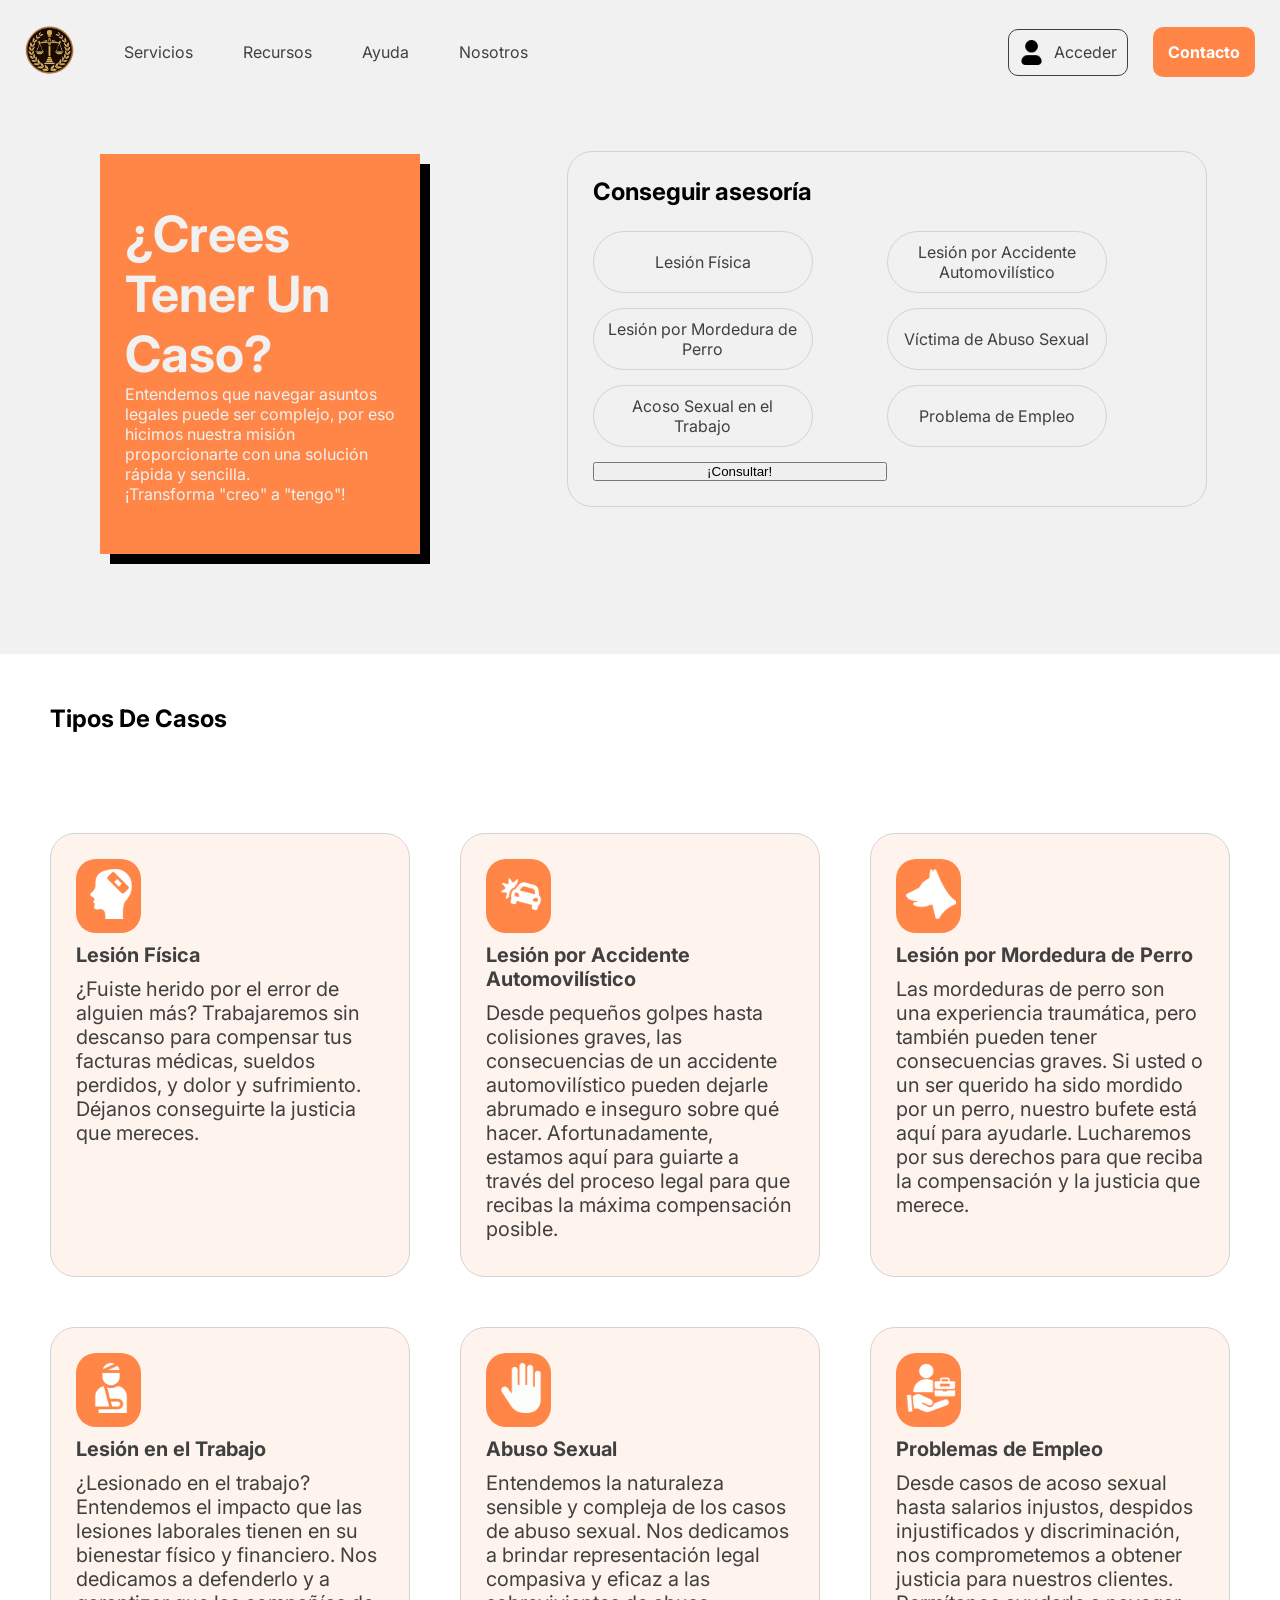
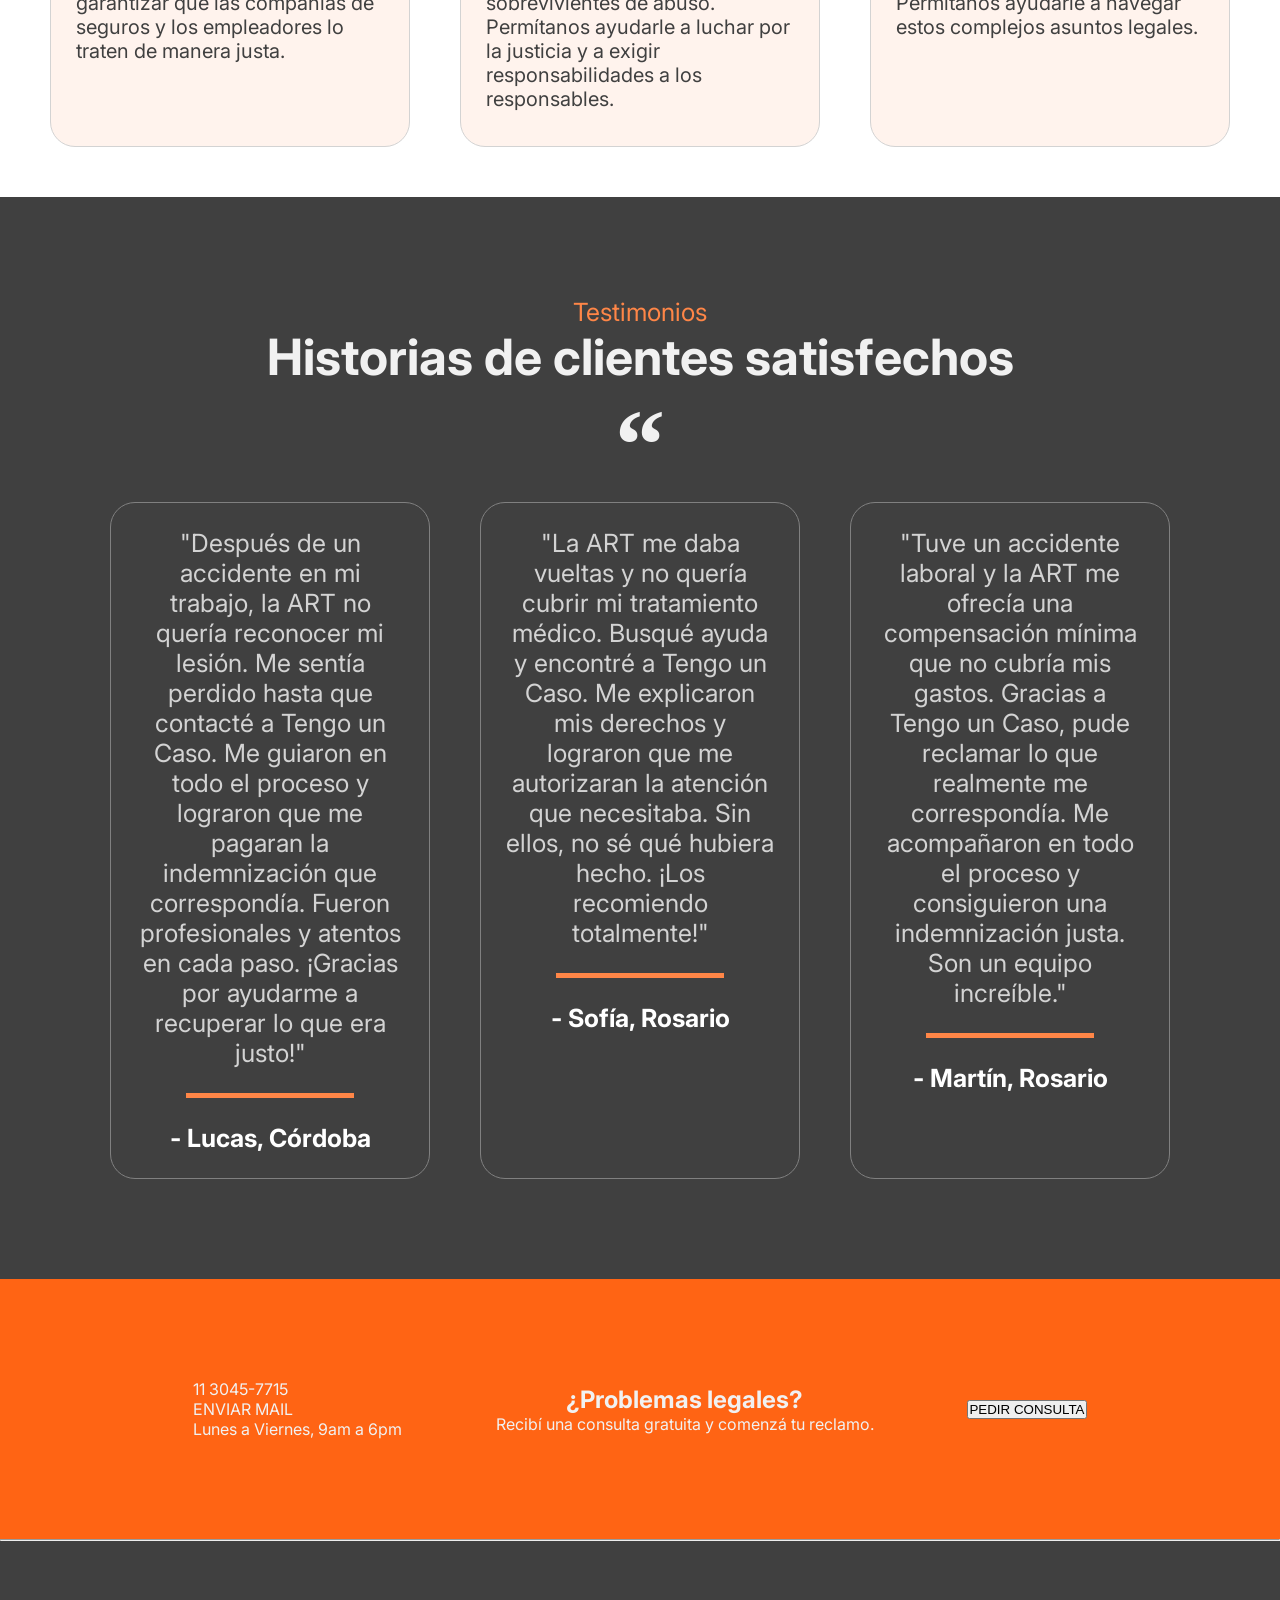
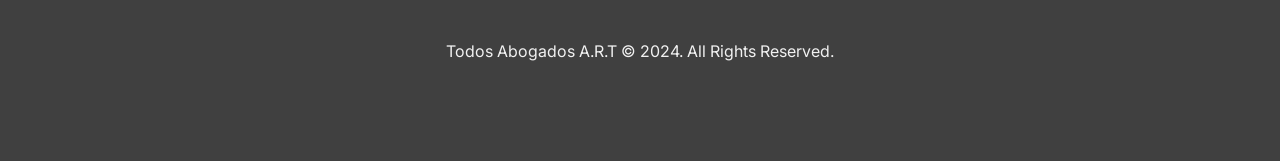
<file: index.html>
<!DOCTYPE html>
<html lang="en">
<head>
    <meta charset="UTF-8">
    <meta name="viewport" content="width=device-width, initial-scale=1.0">
    <link rel="stylesheet" href="view/style/style.css">
    <title>Document</title>
</head>
<body>
    <header>
        <div class="logo">
            <a href="index.html"><img src="view/media/Tuc-Logo.png" alt=""></a>
        </div>
        <div class="nav">
            <nav class="links">
                <a href="">Servicios</a>
                <a href="">Recursos</a>
                <a href="">Ayuda</a>
                <a href="">Nosotros</a>
            </nav>
            <nav class="login-contact">
                <a href="view/pages/login.html" style="border: 1px solid #404040; padding: 10px; border-radius: 10px;"><img src="view/media/contacto.png" alt="">Acceder</a>
                <a href="" style="background: #ff8647; color: white; padding: 15px; border-radius: 10px; font-weight: bold;">Contacto</a>
            </nav>
        </div>
    </header>
    <main>
        <section class="intro">
            <div class="texto-intro">
                <h1>¿Crees Tener Un Caso?</h1>
                <p>Entendemos que navegar asuntos legales puede ser complejo, por eso hicimos nuestra misión proporcionarte con una solución rápida y sencilla.</p>
                <p>¡Transforma "creo" a "tengo"!</p>
            </div>
            <div class="select">
                <h1>Conseguir asesoría</h1>
                <div class="case-type">
                    <a href="">Lesión Física</a>
                    <a href="">Lesión por Accidente Automovilístico</a>
                    <a href="">Lesión por Mordedura de Perro</a>
                    <a href="">Víctima de Abuso Sexual</a>
                    <a href="">Acoso Sexual en el Trabajo</a>
                    <a href="">Problema de Empleo</a>
                    <input type="submit" value="¡Consultar!">
                </div>
            </div>
        </section>
        <section class="info-cases">
            <h1>Tipos De Casos</h1>
            <div class="case-grid">
                <div class="case-template">
                    <div class="image"><img src="view/media/injury (1).png" alt=""></div>
                    <p><b>Lesión Física</b></p>
                    <p>¿Fuiste herido por el error de alguien más? Trabajaremos sin descanso para compensar tus facturas médicas, sueldos perdidos, y dolor y sufrimiento. Déjanos conseguirte la justicia que mereces.</p>
                </div>
                <div class="case-template">
                    <div class="image"><img src="view/media/car-crash.png" alt=""></div>
                    <p><b>Lesión por Accidente Automovilístico</b></p>
                    <p>Desde pequeños golpes hasta colisiones graves, las consecuencias de un accidente automovilístico pueden dejarle abrumado e inseguro sobre qué hacer. Afortunadamente, estamos aquí para guiarte a través del proceso legal para que recibas la máxima compensación posible.</p>
                </div>
                <div class="case-template">
                    <div class="image"><img src="view/media/dog-head.png" alt=""></div>
                    <p><b>Lesión por Mordedura de Perro</b></p>
                    <p>Las mordeduras de perro son una experiencia traumática, pero también pueden tener consecuencias graves. Si usted o un ser querido ha sido mordido por un perro, nuestro bufete está aquí para ayudarle. Lucharemos por sus derechos para que reciba la compensación y la justicia que merece.</p>
                </div>
                <div class="case-template">
                    <div class="image"><img src="view/media/injury.png" alt=""></div>
                    <p><b>Lesión en el Trabajo</b></p>
                    <p>¿Lesionado en el trabajo? Entendemos el impacto que las lesiones laborales tienen en su bienestar físico y financiero. Nos dedicamos a defenderlo y a garantizar que las compañías de seguros y los empleadores lo traten de manera justa.</p>
                </div>
                <div class="case-template">
                    <div class="image"><img src="view/media/palm-of-hand.png" alt=""></div>
                    <p><b>Abuso Sexual</b></p>
                    <p>Entendemos la naturaleza sensible y compleja de los casos de abuso sexual. Nos dedicamos a brindar representación legal compasiva y eficaz a las sobrevivientes de abuso. Permítanos ayudarle a luchar por la justicia y a exigir responsabilidades a los responsables.</p>
                </div>
                <div class="case-template">
                    <div class="image"><img src="view/media/employment.png" alt=""></div>
                    <p><b>Problemas de Empleo</b></p>
                    <p>Desde casos de acoso sexual hasta salarios injustos, despidos injustificados y discriminación, nos comprometemos a obtener justicia para nuestros clientes. Permítanos ayudarle a navegar estos complejos asuntos legales.</p>
                </div>
            </div>
        </section>
        <section class="clients">
            <p>Testimonios</p>
            <h2>Historias de clientes satisfechos</h2>
            <h1>“</h1>
            <div class="story-grid">
                <div class="story">
                    <p>"Después de un accidente en mi trabajo, la ART no quería reconocer mi lesión. Me sentía perdido hasta que contacté a Tengo un Caso. Me guiaron en todo el proceso y lograron que me pagaran la indemnización que correspondía. Fueron profesionales y atentos en cada paso. ¡Gracias por ayudarme a recuperar lo que era justo!"</p>
                    <hr>
                    <p class="location">- Lucas, Córdoba</p>
                </div>
                <div class="story">
                    <p>"La ART me daba vueltas y no quería cubrir mi tratamiento médico. Busqué ayuda y encontré a Tengo un Caso. Me explicaron mis derechos y lograron que me autorizaran la atención que necesitaba. Sin ellos, no sé qué hubiera hecho. ¡Los recomiendo totalmente!"</p>
                    <hr>
                    <p class="location">- Sofía, Rosario</p>
                </div>
                <div class="story">
                    <p>"Tuve un accidente laboral y la ART me ofrecía una compensación mínima que no cubría mis gastos. Gracias a Tengo un Caso, pude reclamar lo que realmente me correspondía. Me acompañaron en todo el proceso y consiguieron una indemnización justa. Son un equipo increíble."</p>
                    <hr>
                    <p class="location">- Martín, Rosario</p>
                </div>
            </div>
        </section>
        <section class="end-contact">
            <div class="end-one">
                <p>11 3045-7715</p>
                <p>ENVIAR MAIL</p>
                <p>Lunes a Viernes, 9am a 6pm</p>
            </div>
            <div class="end-two">
                <h1>¿Problemas legales?</h1>
                <p>Recibí una consulta gratuita y comenzá tu reclamo.</p>
            </div>
            <div class="end-button">
                <button>PEDIR CONSULTA</button>
            </div>
        </section>
    </main>
            <hr>
    <footer>
        <p>Todos Abogados A.R.T © 2024. All Rights Reserved.</p>
    </footer>
</body>
</html>
</file>
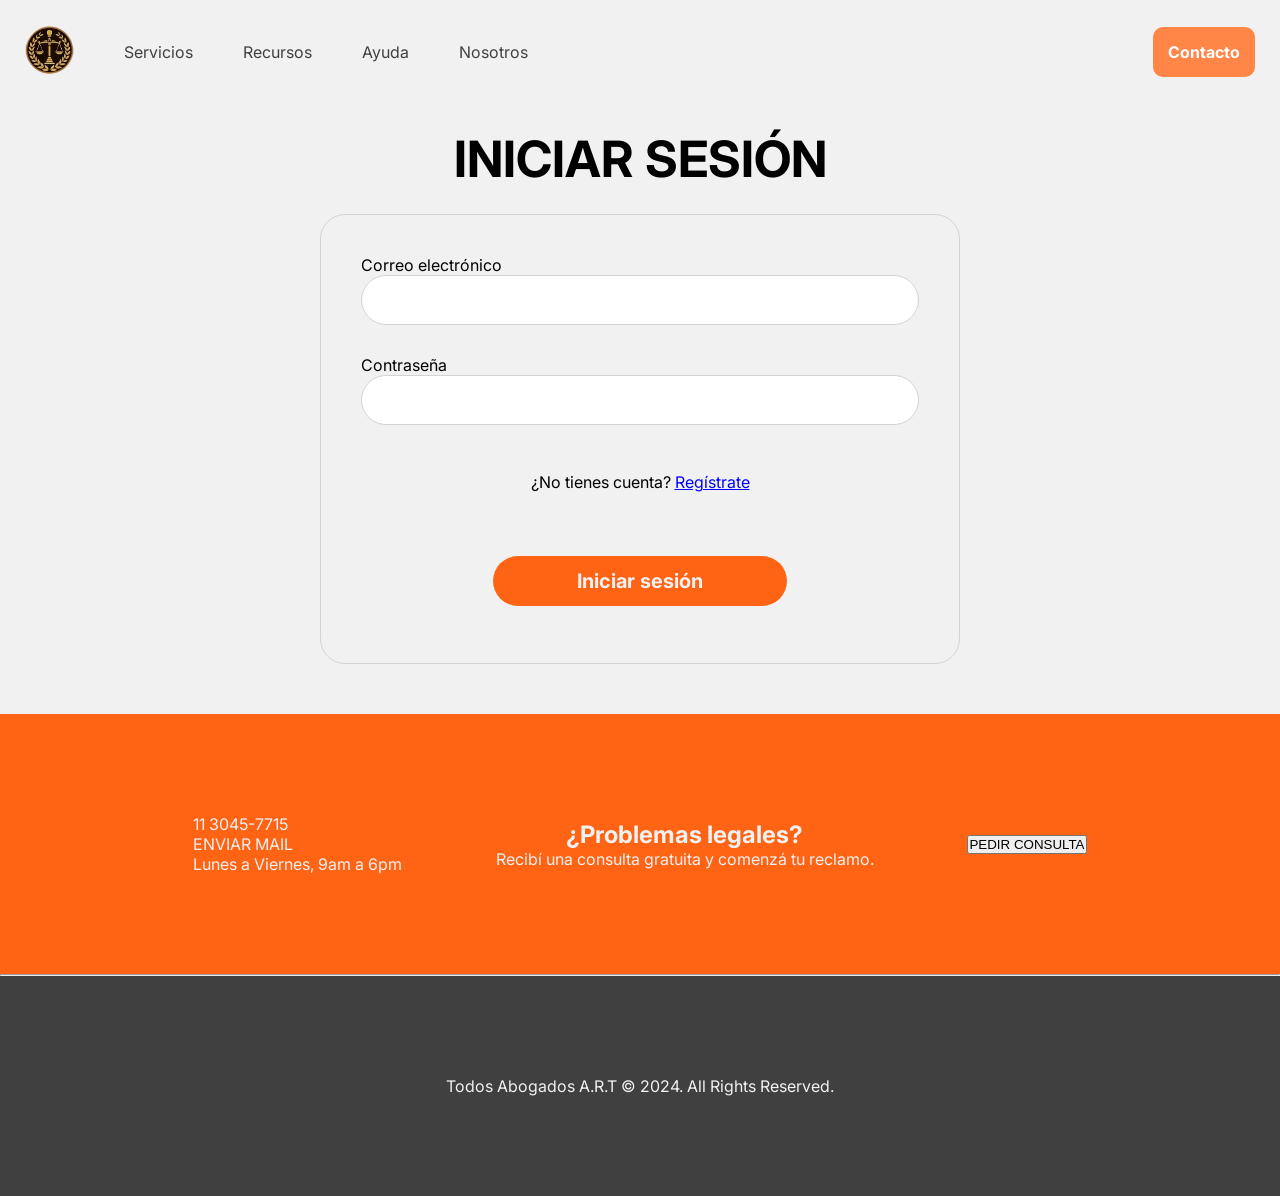
<file: view/pages/login.html>
<!DOCTYPE html>
<html lang="en">
<head>
    <meta charset="UTF-8">
    <meta name="viewport" content="width=device-width, initial-scale=1.0">
    <link rel="stylesheet" href="../style/style.css">
    <title>Document</title>
</head>
<body>
    <header>
        <div class="logo">
            <a href="../../index.html"><img src="../media/Tuc-Logo.png" alt=""></a>
        </div>
        <div class="nav">
            <nav class="links">
                <a href="">Servicios</a>
                <a href="">Recursos</a>
                <a href="">Ayuda</a>
                <a href="">Nosotros</a>
            </nav>
            <nav class="login-contact">
                <a href="" style="background: #ff8647; color: white; padding: 15px; border-radius: 10px; font-weight: bold;">Contacto</a>
            </nav>
        </div>
    </header>
    <main>
        <section class="login">
            <h1>INICIAR SESIÓN</h1>
            <form action="" method="post" class="login-form">
                <div class="email">
                    <label for="">Correo electrónico</label>
                    <input type="email" name="" id="">
                </div>
                <div class="password">
                    <label for="">Contraseña</label>
                    <input type="password" name="" id="">
                </div>
                <p>¿No tienes cuenta? <a href="register.html">Regístrate</a></p>
                <input type="submit" value="Iniciar sesión" class="login-button">
            </form>
        </section>
        <section class="end-contact">
            <div class="end-one">
                <p>11 3045-7715</p>
                <p>ENVIAR MAIL</p>
                <p>Lunes a Viernes, 9am a 6pm</p>
            </div>
            <div class="end-two">
                <h1>¿Problemas legales?</h1>
                <p>Recibí una consulta gratuita y comenzá tu reclamo.</p>
            </div>
            <div class="end-button">
                <button>PEDIR CONSULTA</button>
            </div>
        </section>
    </main>
            <hr>
    <footer>
        <p>Todos Abogados A.R.T © 2024. All Rights Reserved.</p>
    </footer>
</body>
</html>
</file>
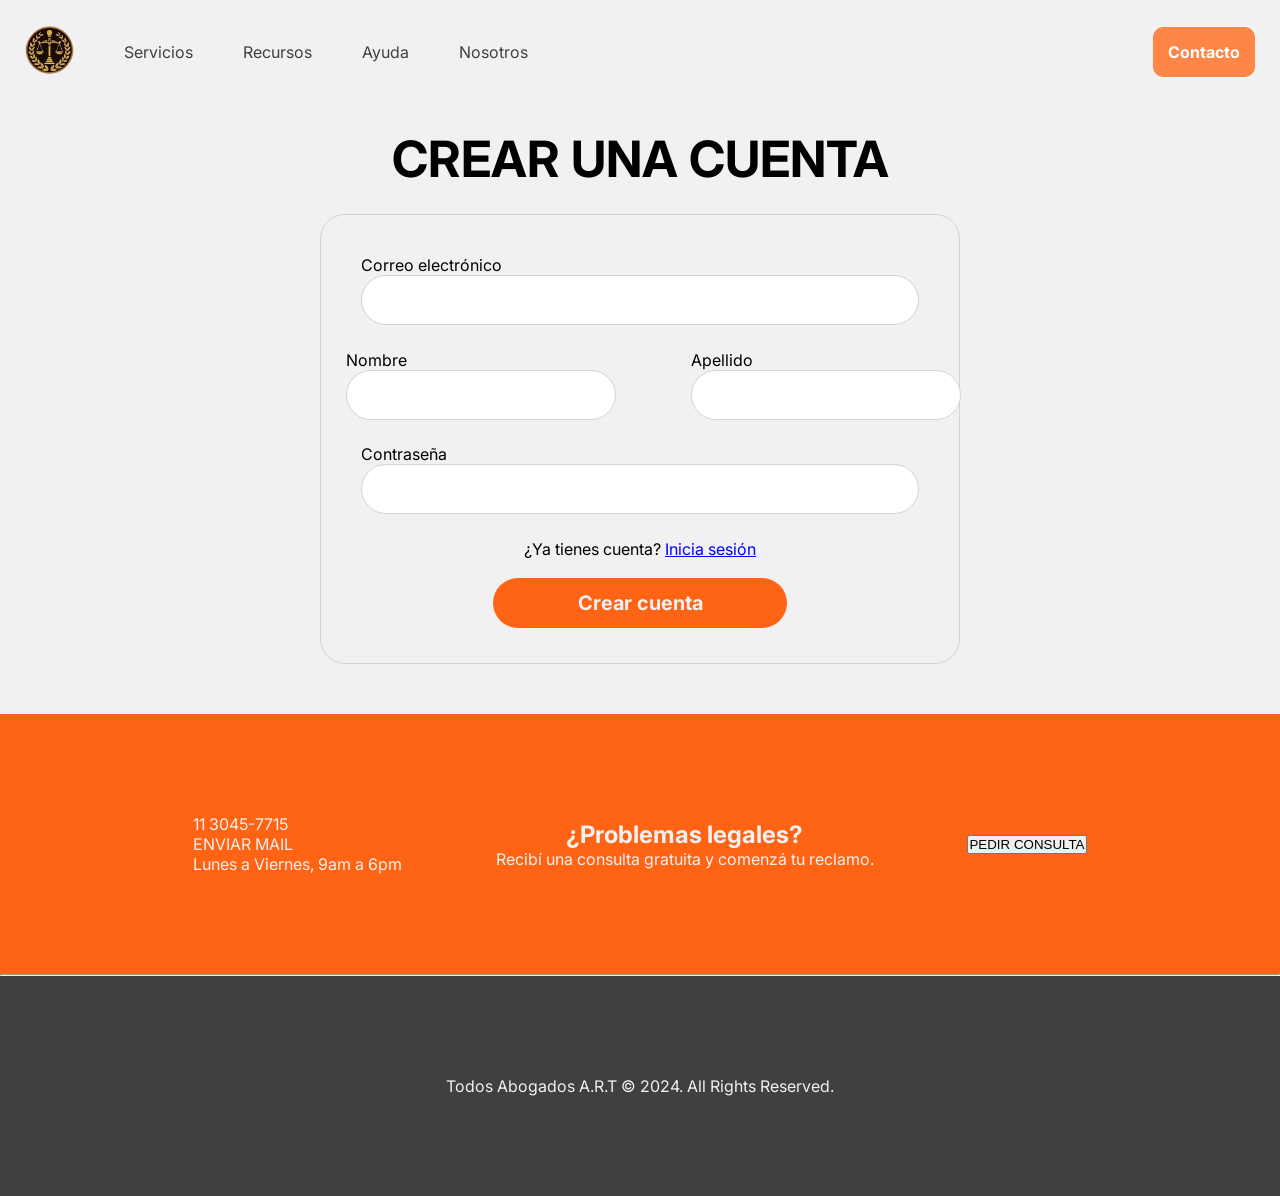
<file: view/pages/register.html>
<!DOCTYPE html>
<html lang="en">
<head>
    <meta charset="UTF-8">
    <meta name="viewport" content="width=device-width, initial-scale=1.0">
    <link rel="stylesheet" href="../style/style.css">
    <title>Document</title>
</head>
<body>
    <header>
        <div class="logo">
            <a href="../../index.html"><img src="../media/Tuc-Logo.png" alt=""></a>
        </div>
        <div class="nav">
            <nav class="links">
                <a href="">Servicios</a>
                <a href="">Recursos</a>
                <a href="">Ayuda</a>
                <a href="">Nosotros</a>
            </nav>
            <nav class="login-contact">
                <a href="" style="background: #ff8647; color: white; padding: 15px; border-radius: 10px; font-weight: bold;">Contacto</a>
            </nav>
        </div>
    </header>
    <main>
        <section class="login">
            <h1>CREAR UNA CUENTA</h1>
            <form action="" method="post" class="login-form">
                <div class="email">
                    <label for="">Correo electrónico</label>
                    <input type="email" name="" id="">
                </div>
                <div class="nom-ape">
                    <div class="nombre">
                        <label for="">Nombre</label>
                        <input type="text" name="" id="">
                    </div>
                    <div class="apellido">
                        <label for="">Apellido</label>
                        <input type="text" name="" id="">
                    </div>
                </div>
                <div class="password">
                    <label for="">Contraseña</label>
                    <input type="password" name="" id="">
                </div>
                <p>¿Ya tienes cuenta? <a href="login.html">Inicia sesión</a></p>
                <input type="submit" value="Crear cuenta" class="login-button">
            </form>
        </section>
        <section class="end-contact">
            <div class="end-one">
                <p>11 3045-7715</p>
                <p>ENVIAR MAIL</p>
                <p>Lunes a Viernes, 9am a 6pm</p>
            </div>
            <div class="end-two">
                <h1>¿Problemas legales?</h1>
                <p>Recibí una consulta gratuita y comenzá tu reclamo.</p>
            </div>
            <div class="end-button">
                <button>PEDIR CONSULTA</button>
            </div>
        </section>
    </main>
            <hr>
    <footer>
        <p>Todos Abogados A.R.T © 2024. All Rights Reserved.</p>
    </footer>
</body>
</html>
</file>
<file: view/style/style.css>
*{
    box-sizing: border-box;
    margin: 0;
    padding: 0;
}

@font-face {
    font-family: 'Inter';
    src: url(../font/Inter-VariableFont_opsz\,wght.ttf);
}

@keyframes loading {
    from{
        opacity: 0;
    }
    to{
        opacity: 1;
    }
}

body{
    background: #f1f1f1;
    animation: .5s linear loading;
}

header{
    padding: 25px;
    display: flex;
    gap: 50px;
}

.logo img{
    height: 50px;
}

.logo{
    transition: transform .2s ease;
}

.logo:hover{
    transform: scale(1.1) !important;
}

.nav{
    width: 100%;
    display: flex;
    justify-content: space-between;
    align-items: center;
}

.links{
    display: flex;
    gap: 50px;
}

.links a{
    text-decoration: none;
    color: #404040;
    font-family: 'Inter';
}

.links a:hover{
    text-decoration: underline;
}

.login-contact a{
    display: flex;
    align-items: center;
    text-decoration: none;
    gap: 10px;
    color: #404040;
    font-family: 'Inter';
    transition: transform .2s ease;
}

.login-contact a:hover{
    transform: scale(1.05);
}

.login-contact{
    display: flex;
    align-items: center;
    gap: 25px;
}

.login-contact a img{
    height: 25px;
}   

.intro{
    display: flex;
}

.texto-intro{
    font-family: 'Inter';
    background: #ff8647;
    width: 25%;
    height: 400px;
    margin: auto;
    padding: 25px;
    margin-left: 100px;
    margin-top: 50px;
    display: flex;
    justify-content: center;
    flex-direction: column;
    box-shadow: 10px 10px black;
}

.texto-intro h1{
    color: #f1f1f1;
    font-size: 50px;
}

.texto-intro p{
    color: #f1f1f1;
}

.select{
    font-family: 'Inter';
    padding: 25px;
    display: flex;
    margin: auto;
    flex-direction: column;
    border: 1px solid lightgray;
    width: 50%;
    border-radius: 25px;
}

.case-type{
    margin-top: 25px;
    display: grid;
    grid-template-columns: repeat(2, 1fr);
    gap: 15px 0;
}

.case-type a{
    display: flex;
    text-align: center;
    align-items: center;
    justify-content: center;
    width: 75%;
    border: 1px solid lightgray;
    padding: 10px;
    text-decoration: none;
    color: #404040;
    border-radius: 100px;
    transition: background .2s ease, color .2s ease;
}

.case-type a:hover{
    background: #ff8647;
    border: 1px solid #f1f1f1;
    color: #f1f1f1;
}

.case-type .submit{
    width: 50%;
    height: 50px;
    border-radius: 25px;
    border: none;
    background: #ff8647;
    color: #f1f1f1;
    font-weight: bold;
    font-family: 'Inter';
    transition: transform .2s ease, background .2s ease;
}

.case-type input:hover{
    background: #ff6414;
    transform: scale(1.05);
    cursor: pointer;
}

.case-template{
    border: 1px solid lightgray;
    padding: 25px;
    border-radius: 25px;
    background: #fff3ed;
    transition: transform .2s ease;
}

.case-template:hover{
    transform: scale(1.025);
}

.case-template p{
    font-size: 20px;
    margin-bottom: 10px;
    font-family: 'Inter';
    color: #404040;
}

.case-template img{
    height: 50px;
    filter: invert();
}

.info-cases{
    margin-top: 100px;
    background: #fff;
    padding-top: 50px;
    padding-bottom: 50px;
}

.case-grid{
    display: grid;
    grid-template-columns: repeat(3, 1fr);
    gap: 50px;
    margin-top: 100px;
    margin-left: 50px;
    margin-right: 50px;
}

.image{
    background: #ff8647;
    width: 21%;
    padding: 10px;
    border-radius: 20px;
    margin-bottom: 10px;
}

.info-cases h1{
    font-family: 'Inter';
    margin-left: 50px;
}

.clients{
    background: #404040;
    text-align: center;
    padding-top: 100px;
    padding-bottom: 100px;
}

.clients p{
    color: #ff8647;
    font-family: 'Inter';
    font-size: 25px;
}

.clients h2{
    color: #f1f1f1;
    font-family: 'Inter';
    font-size: 50px;
}

.clients h1{
    color: #f1f1f1;
    font-size: 100px;
}

.story{
    border: 1px solid gray;
    padding: 25px;
    width: 25%;
    border-radius: 25px;
}

.story-grid{
    display: flex;
    margin: auto;
    justify-content: center;
    gap: 50px;
}

.story p{
    color: lightgray;
}

.story hr{
    background: #ff8647;
    height: 5px;
    border: none;
    margin-left: 50px;
    margin-right: 50px;
    margin-top: 25px;
    margin-bottom: 25px;
}

.location{
    color: white !important;
    font-weight: bold;
}

.end-contact{
    padding: 100px;
    background: #ff6414;
    display: flex;
    justify-content: space-evenly;
}

.end-one{
    color: #f1f1f1;
    display: flex;
    flex-direction: column;
    justify-content: center;
    font-family: 'Inter';
}

.end-two{
    display: flex;
    flex-direction: column;
    text-align: center;
    color: #f1f1f1;
    font-family: 'Inter';
    justify-content: center;
}

.end-button{
    display: flex;
    align-items: center;
}

.end-button a{
    background: #ff8647;
    color: #f1f1f1;
    font-family: 'Inter';
    border: none;
    padding: 25px;
    display: flex;
    cursor: pointer;
}

footer{
    background: #404040;
    padding: 100px;
    text-align: center;
    color: #f1f1f1;
    font-family: 'Inter';
}

footer hr{
    height: 10px;
    background: #4a4a4a;
}

/* Inicio de sesión */

.login{
    font-family: 'Inter';
}

.login h1{
    display: flex;
    justify-content: center;
    font-size: 50px;
    margin-top: 25px;
    margin-bottom: 25px;
}

.login-form{
    border: 1px solid lightgray;
    padding: 25px;
    width: 50%;
    margin: auto;
    display: flex;
    flex-direction: column;
    border-radius: 25px;
    height: 450px;
    margin-bottom: 50px;
}

.email{
    display: flex;
    flex-direction: column;
    padding: 15px;
}

.password{
    display: flex;
    flex-direction: column;
    padding: 15px;
}

.email input[type=email]{
    height: 50px;
    font-size: 20px;
    padding-left: 15px;
    border-radius: 25px;
    border: 1px solid lightgray;
    transition: transform .2s ease;
}

.email input[type=email]:hover{
    transform: scale(1.025);
}

.email input[type=email]:focus-visible{
    transform: scale(1.025);
}

.password input[type=password]{
    height: 50px;
    font-size: 20px;
    padding-left: 15px;
    border-radius: 25px;
    border: 1px solid lightgray;
    transition: transform .2s ease;
}

.password input[type=password]:hover{
    transform: scale(1.025);
}

.password input[type=password]:focus-visible{
    transform: scale(1.025);
}

.login-button{
    width: 50%;
    margin: auto;
    height: 50px;
    border: none;
    background: #ff6414;
    border-radius: 25px;
    color: #f1f1f1;
    font-family: 'Inter';
    font-weight: bold;
    font-size: 20px;
    transition: transform .2s ease, background .2s ease;
}

.login-button:hover{
    transform: scale(1.025);
    background: #ff8647;
}

.login-form p{
    margin: auto;
}

.login-form a{
    color: blue;
}

.nombre{
    display: flex;
    flex-direction: column;
}

.apellido{
    display: flex;
    flex-direction: column;
}

.nom-ape{
    display: flex;
    flex-direction: row;
    margin: auto;
    gap: 75px;
}

.nom-ape input[type=text]{
    height: 50px;
    font-size: 20px;
    padding-left: 15px;
    border-radius: 25px;
    border: 1px solid lightgray;
    transition: transform .2s ease;
}

.nom-ape input[type=text]:hover{
    transform: scale(1.025);
}

.nom-ape input[type=text]:focus-visible{
    transform: scale(1.025);
}

.problema-box{
    background: white;
    margin-left: 300px;
    margin-right: 300px;
    font-family: 'Inter';
    color: #000;
    border: 2px solid #000;
    padding: 10px;
    line-height: 40px;
    margin-bottom: 50px;
    margin-top: 50px;
    box-shadow: 3px 3px #000;
}

.boxtitulo{
    height: 50px;
    display: flex;
    align-items: center;
    justify-content: center;
    margin-left: 300px;
    margin-right: 300px;
    background: #ff6414;
    color: #fff;
    text-align: center;
    font-family: 'Inter';
    border: 2px solid #000;
    box-shadow: 3px 3px #000;
}

.problema-form{
    background: #fff;
    border: 2px solid #000;
    box-shadow: 3px 3px #000;
    display: flex;
    flex-direction: column;
    margin-left: 300px;
    margin-right: 300px;
    padding: 50px;
    gap: 15px;
    align-items: center;
}

.problema-form input{
    width: 75%;
    height: 50px;
    padding: 5px;
    font-size: 20px;
}

.problema-form textarea{
    width: 100%;
    font-size: 20px;
    padding: 5px;
}

.problema-form button{
    font-family: 'Inter';
    cursor: pointer;
    width: 50%;
    height: 75px;
    border: none;
    font-weight: bold;
    background: #ff8647;
    color: #fff;
}

.problema-form label{
    font-family: 'Inter';   
}

.problematitulo{
    display: flex;
    background: #ff6414;
    text-align: center;
    align-items: center;
    justify-content: center;
    margin-left: 300px;
    margin-right: 300px;
    margin-bottom: 50px;
    margin-top: 50px;
    height: 50px;
    font-family: 'Inter';
    color: #fff;
    border: 2px solid #000;
    box-shadow: 3px 3px #000;
}

.respuesta-box{
    font-family: 'Inter';
    background: #fff;
    border: 2px solid #000;
    box-shadow: 3px 3px #000;
    display: flex;
    flex-direction: column;
    margin-left: 300px;
    margin-right: 300px;
    margin-bottom: 50px;
    padding: 50px;
    gap: 15px;
    align-items: center;
}
</file>
